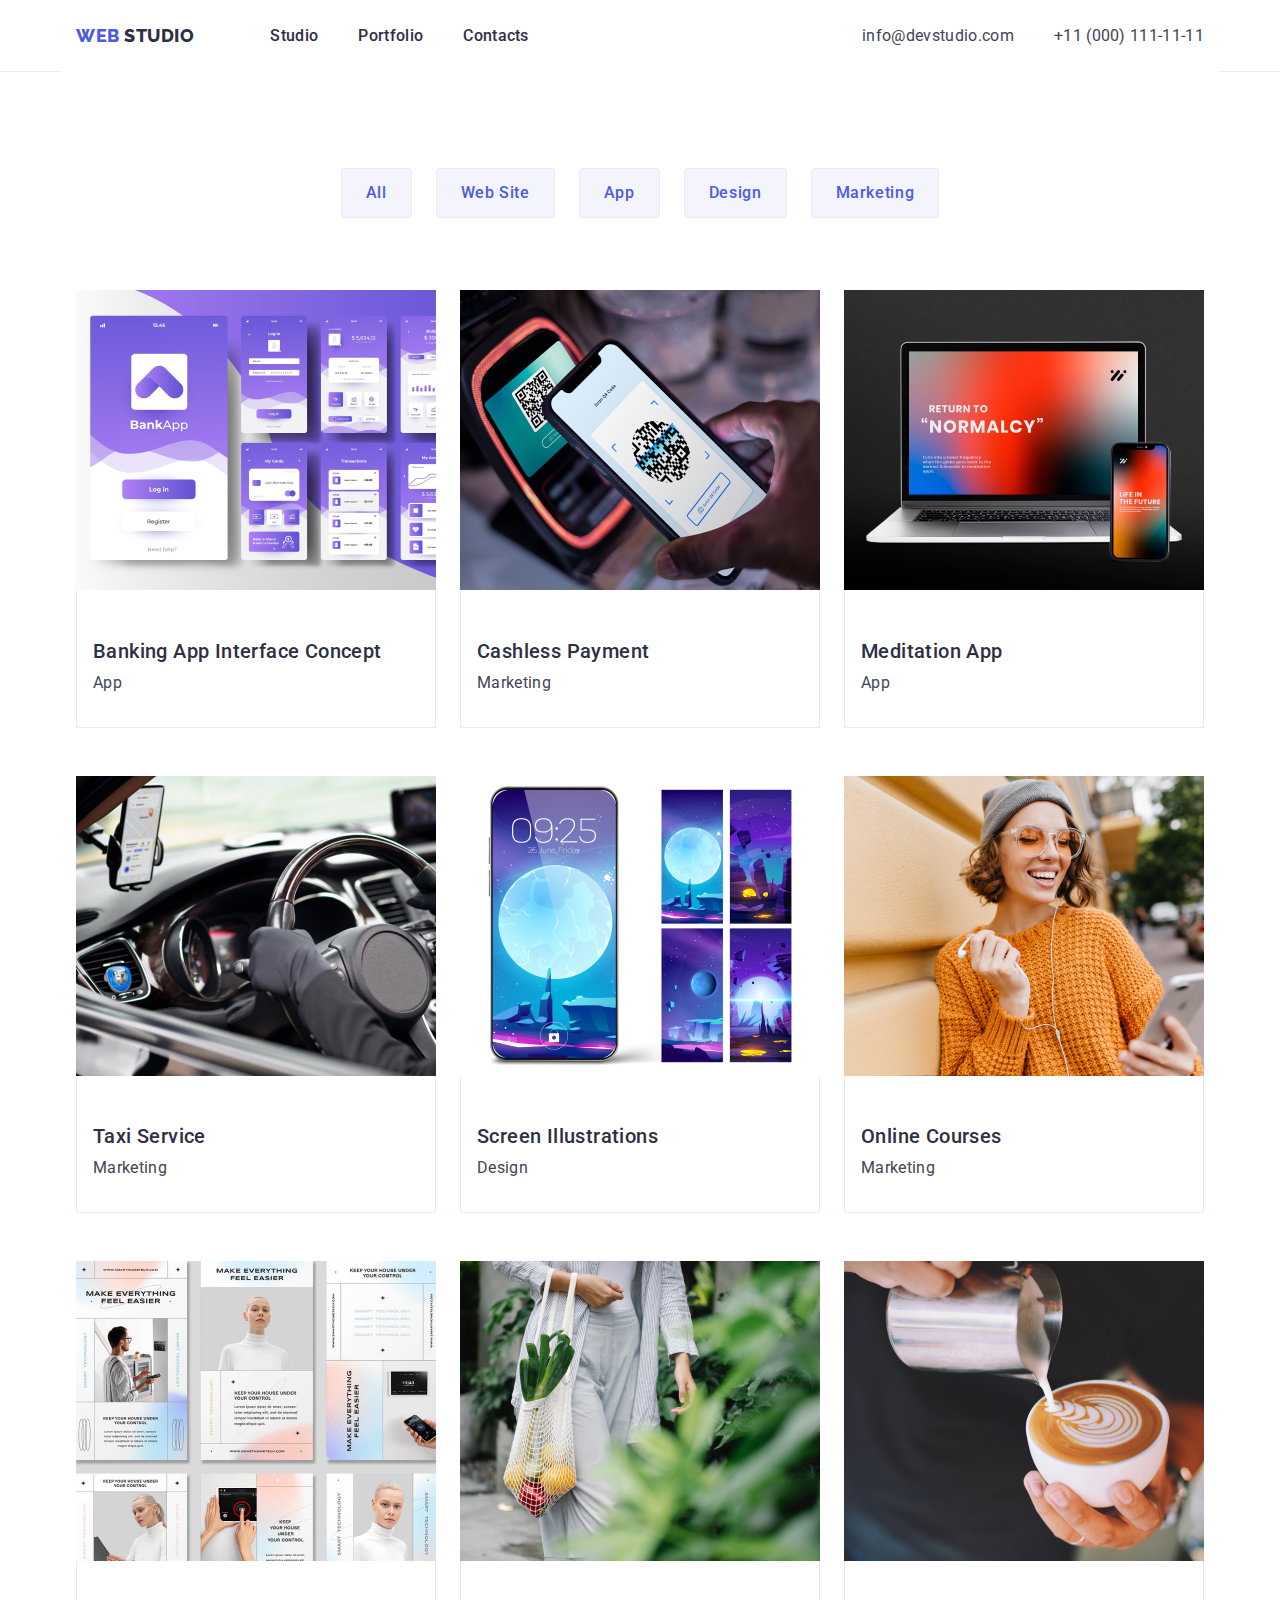
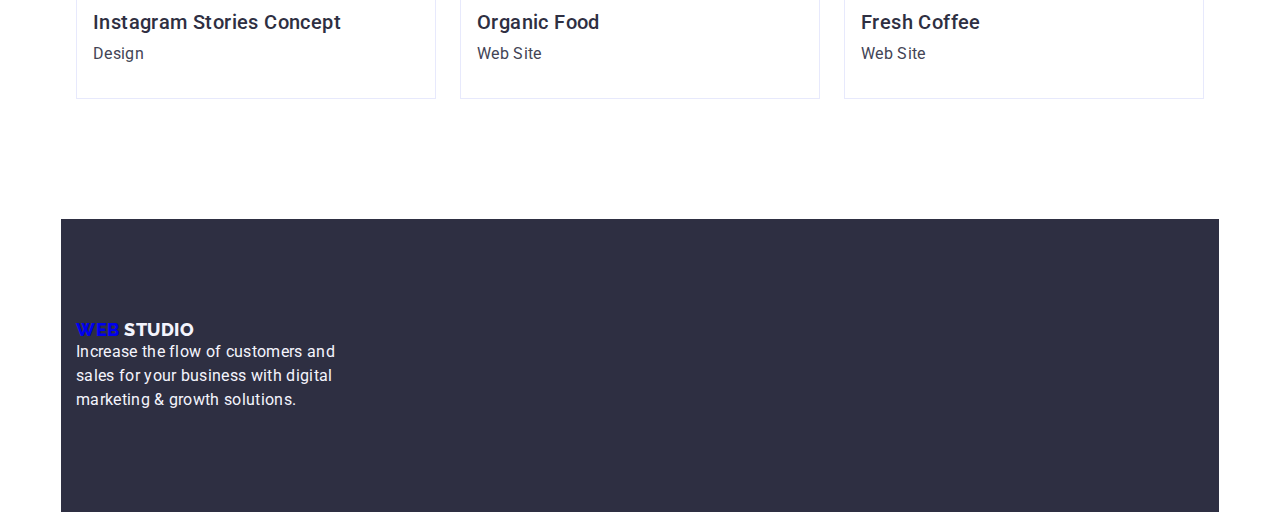
<file: portfolio.html>
<!DOCTYPE html>
<html lang="en">
  <head>
    <link
      rel="stylesheet"
      href="https://cdnjs.cloudflare.com/ajax/libs/modern-normalize/2.0.0/modern-normalize.min.css"
    />
    <meta charset="UTF-8" />
    <meta name="viewport" content="width=device-width, initial-scale=1.0" />

    <link rel="preconnect" href="https://fonts.googleapis.com" />
    <link rel="preconnect" href="https://fonts.gstatic.com" crossorigin />
    <link
      href="https://fonts.googleapis.com/css2?family=Raleway:wght@700&family=Roboto:wght@400;500;700;900&display=swap"
      rel="stylesheet"
    />
    <link rel="stylesheet" href="./css/style.css" />
    <title>Document</title>
  </head>
  <body>
    <!-- Header -->

    <h2 hidden>titlu</h2>
    <header class="hero-header">
      <div class="hero-container container">
        <!-- Nav -->
        <nav class="hero-navbar">
          <a href="./index.html" class="logo first-logo-word-header link"
            >Web
            <span class="logo second-logo-word link">Studio</span>
          </a>

          <ul class="hero-navbar-list list">
            <li class="hero-navbar-item">
              <a href="./index.html" class="nav-links link">Studio </a>
            </li>
            <li class="hero-navbar-item">
              <a href="./portfolio.html" class="nav-links link">Portfolio</a>
            </li>
            <li class="hero-navbar-item">
              <a href="" class="nav-links link">Contacts</a>
            </li>
          </ul>
        </nav>
        <!-- Contacts -->
        <address class="adresses adresses-font">
          <ul class="contact-list">
            <li class="al">
              <a href="mailto:info@devstudio.com" class="adresses link"
                >info@devstudio.com</a
              >
            </li>
            <li>
              <a href="tel:+110001111111" class="adresses link"
                >+11 (000) 111-11-11</a
              >
            </li>
          </ul>
        </address>
      </div>
    </header>
    <!-- Hero section -->
    <main>
      <!-- Filters -->
      <section class="portfolio-container">
        <div class="filters-container container">
          <h1 class="visually-hidden">Titlu</h1>
          <ul class="filters-list list">
            <li><button type="button" class="filter">All</button></li>
            <li><button type="button" class="filter">Web Site</button></li>
            <li><button type="button" class="filter">App</button></li>
            <li><button type="button" class="filter">Design</button></li>
            <li><button type="button" class="filter">Marketing</button></li>
          </ul>

          <!-- Photo cards -->

          <ul class="card-item-list list">
            <li class="card-item list">
              <a href="" class="link">
                <img
                  src="./images/Portfolio1.jpg"
                  alt="App Interface"
                  width="360"
                />
                <div class="app-desc">
                  <h2 class="title-third portfolio-header">
                    Banking App Interface Concept
                  </h2>
                  <p class="paragraph">App</p>
                </div>
              </a>
            </li>

            <li class="card-item list">
              <a href="" class="link">
                <img
                  src="./images/Portfolio2.jpg"
                  alt="Phone Payment"
                  width="360"
                />
                <div class="app-desc">
                  <h2 class="title-third portfolio-header">Cashless Payment</h2>
                  <p class="paragraph">Marketing</p>
                </div>
              </a>
            </li>
            <li class="card-item list">
              <a href="" class="link">
                <img
                  src="./images/Portfolio3.jpg"
                  alt="App on laptop"
                  width="360"
                />
                <div class="app-desc">
                  <h2 class="title-third portfolio-header">Meditation App</h2>
                  <p class="paragraph">App</p>
                </div>
              </a>
            </li>

            <li class="card-item list">
              <a href="" class="link">
                <img
                  src="./images/Portfolio4.jpg"
                  alt="Car Wheel"
                  width="360"
                />
                <div class="app-desc">
                  <h2 class="title-third portfolio-header">Taxi Service</h2>
                  <p class="paragraph">Marketing</p>
                </div>
              </a>
            </li>
            <li class="card-item list">
              <a href="" class="link">
                <img
                  src="./images/Portfolio5.jpg"
                  alt="Phone Screen"
                  width="360"
                />
                <div class="app-desc">
                  <h2 class="title-third portfolio-header">
                    Screen Illustrations
                  </h2>
                  <p class="paragraph">Design</p>
                </div>
              </a>
            </li>
            <li class="card-item list">
              <a href="" class="link">
                <img src="./images/Portfolio6.jpg" alt="Woman" width="360" />
                <div class="app-desc">
                  <h2 class="title-third portfolio-header">Online Courses</h2>
                  <p class="paragraph">Marketing</p>
                </div>
              </a>
            </li>

            <li class="card-item list">
              <a href="" class="link">
                <img
                  src="./images/Portfolio7.jpg"
                  alt="Instagram Stories"
                  width="360"
                />
                <div class="app-desc">
                  <h2 class="title-third portfolio-header">
                    Instagram Stories Concept
                  </h2>
                  <p class="paragraph">Design</p>
                </div>
              </a>
            </li>
            <li class="card-item list">
              <a href="" class="link">
                <img
                  src="./images/Portfolio8.jpg"
                  alt="Groceries"
                  width="360"
                />
                <div class="app-desc">
                  <h2 class="title-third portfolio-header">Organic Food</h2>
                  <p class="paragraph">Web Site</p>
                </div>
              </a>
            </li>
            <li class="card-item list">
              <a href="" class="link">
                <img src="./images/Portfolio9.jpg" alt="Coffee" width="360" />
                <div class="app-desc">
                  <h2 class="title-third portfolio-header">Fresh Coffee</h2>
                  <p class="paragraph">Web Site</p>
                </div>
              </a>
            </li>
          </ul>
        </div>
      </section>
    </main>

    <!-- Footer -->
    <footer class="footer container">
      <div class="container">
        <a href="./index.html" class="logo first-logo-word link"
          >Web
          <span class="logo second-logo-word-white link">Studio</span>
        </a>
        <p class="paragraph paragraph-footer">
          Increase the flow of customers and sales for your business with
          digital marketing & growth solutions.
        </p>
      </div>
    </footer>
  </body>
</html>
</file>
<file: css/style.css>
:root {
  --logo-font-family: "Raleway", sans-serif;
  --text-font-family: "Roboto", sans-serif;
  --paragraph-color: #434455;
}
h1 {
  margin: 0;
  padding: 0;
}
ul {
  list-style: none;
  /* background-color: #ffffffff; */
  margin: 0;
  padding: 0;
}
p {
  margin: 0;
  padding: 0;
}
.container {
  width: 1158px;
  margin: 0 auto;
  padding: 0 15px;
}
body {
  font-family: var(--text-font-family);
  background-color: #ffffffff;
  color: #434455;
}

img {
  display: block;
}

.link {
  text-decoration: none;
}

.nav-links:hover {
  color: #404bbf;
}

.nav-links:focus {
  color: #404bbf;
}

.hero-container {
  height: 72px;
  background-color: #ffffff;
  display: flex;
  justify-content: space-between;
}
.hero-navbar {
  display: flex;
  align-items: center;
}
.hero-navbar-list {
  display: flex;
  gap: 40px;
  justify-content: flex-start;
}
/* .hero-navbar-item {
  padding: 24px 0;
} */

.hero-header {
  display: flex;
  /* justify-content: space-between; */
  height: 72px;
  align-items: center;
  border-bottom: 1px solid #e7e9fc;
}
.contact-list {
  display: flex;
  gap: 40px;
  align-items: center;
}

.adresses {
  display: flex;
}

.logo {
  font-family: var(--logo-font-family);
  font-size: 18px;
  font-weight: 800;
  line-height: 1.17;
  letter-spacing: 0.03em;
  text-align: left;
  text-decoration: none;
  text-transform: uppercase;
  display: inline-block;
}
.first-logo-word-header {
  color: #4d5ae5;
  /* margin-left: 156px; */
  margin-right: 76px;
}
.second-logo-word {
  color: #2e2f42;
}

.second-logo-word-white {
  color: #f4f4fd;
}

.nav-links {
  font-family: var(--text-font-family);
  font-size: 16px;
  font-weight: 500;
  line-height: 24px;
  letter-spacing: 0.02em;
  text-align: left;
  color: #2e2f42;
  padding: 24px 0;
}

.adresses {
  font-family: var(--text-font-family);
  font-size: 16px;
  font-weight: 400;
  line-height: 24px;
  letter-spacing: 0.02em;
  text-align: left;
  color: #434455;
}

.adresses:hover {
  color: #404bbf;
}

.adresses:focus {
  color: #404bbf;
}

.adresses-font {
  font-style: normal;
}

.first-section {
  padding: 188px 0;
  background-color: #2e2f42;
}

.main-container {
  display: flex;
  justify-content: center;
  flex-direction: column;
  align-items: center;
}

.title-first {
  font-size: 56px;
  font-weight: 700;
  line-height: 60px;
  letter-spacing: 0.02em;
  text-align: center;
  color: #ffffff;
  line-height: 1.07;
  max-width: 496px;
  height: 120px;
}

.order-button {
  font-family: var(--text-font-family);
  font-size: 16px;
  font-weight: 500;
  line-height: 24px;
  letter-spacing: 0.04em;
  background-color: #4d5ae5;
  color: #ffffff;
  cursor: pointer;
  min-width: 169px;
  height: 56px;
  text-align: center;
  box-shadow: 0px 4px 4px 0px #00000026;
  border-radius: 4px;
  padding: 16px, 32px, 16px, 32px;
  gap: 10px;
  margin-top: 48px;
  border: none;
}

.order-button:hover {
  background-color: #404bbf;
}

.order-button:focus {
  background-color: #404bbf;
}

.qualities {
  padding: 120px 0;
}

.title-third {
  font-size: 20px;
  font-weight: 500;
  line-height: 1.2;
  letter-spacing: 0.02em;
  color: #2e2f42;
  background-color: #ffffffff;
  margin-bottom: 8px;
  /* text-align: center; */
}

.paragraph {
  font-size: 16px;
  font-weight: 400;
  line-height: 24px;
  letter-spacing: 0.02em;
  text-align: left;
  color: #434455;
}

.center {
  text-align: center;
}

.qualities-list {
  display: flex;
  gap: 24px;
  justify-content: space-around;
}

.qualities-children {
  width: 100%;
  min-width: 264px;
}

.title-second {
  font-size: 36px;
  font-weight: 700;
  line-height: 40px;
  letter-spacing: 0.02em;
  text-align: center;
  color: #2e2f42;
  line-height: 1.11;
  text-transform: capitalize;
  margin-bottom: 72px;
}
.wawd-section {
  padding-bottom: 120px;
}
.wawd-list {
  display: flex;
  gap: 24px;
}

.our-team {
  padding: 120px 0;
  background-color: #f4f4fd;
}
.our-team-list {
  display: flex;
  gap: 24px;
}
.our-team-item {
  width: calc((100%-72px) / 4);
  padding: 0px, 0px, 32px, 0px;
  border-top-left-radius: 0px;
  border-top-right-radius: 0px;
  border-bottom-right-radius: 4px;
  border-bottom-left-radius: 4px;
}

.our-team-photo-text {
  padding: 32px 0;
}

.footer {
  background-color: #2e2f42;
  padding: 100px 0;
}

.footer-text {
  max-width: 264px;
  height: 112px;
  margin-left: 156px;
}

.first-logo-word-footer {
  color: #4d5ae5;
  margin-bottom: 16px;
}

.paragraph-footer {
  color: #f4f4fd;
  max-width: 264px;
}

.title-hidden {
  background-color: #ffffffff;
}
.white-background {
  background-color: #ffffffff;
}
.visually-hidden {
  position: absolute;
  width: 1px;
  height: 1px;
  margin: -1px;
  border: 0;
  padding: 0;
  white-space: nowrap;
  clip-path: inset(100%);
  clip: rect(0 0 0 0);
  overflow: hidden;
}

/* Portfolio CSS */

.portfolio-container {
  padding-top: 96px;
  padding-bottom: 120px;
}
.filters-list {
  display: flex;
  justify-content: center;
  gap: 24px;
  margin-bottom: 72px;
}

.filter {
  border: 1px;
  color: #4d5ae5;
  font-size: 16px;
  font-weight: 500;
  line-height: 24px;
  letter-spacing: 0.04em;
  text-align: center;
  line-height: 1.5;
  cursor: pointer;
  font-family: var(--text-font-family);
  background-color: #f4f4fd;
  padding: 12px 24px;
  border-radius: 4px;
  border: 1px solid;
  border-color: #e7e9fc;
}

.filter:active {
  background-color: #404bbf;
  color: #ffffff;
}
.filter:hover {
  background-color: #404bbf;
  color: #ffffff;
  border: 1px solid transparent;
}
.filter:focus {
  background-color: #404bbf;
  color: #ffffff;
  border: 1px solid transparent;
}

.card-item-list {
  display: flex;
  flex-wrap: wrap;
  column-gap: 24px;
  row-gap: 48px;
}
.card-item {
  width: calc((100% - 48px) / 3);
}

.app-desc {
  padding: 32px 16px;
  border: 1px solid;
  color: #e7e9fc;
  border-top: none;
}

.portfolio-header {
  text-align: left;
  margin-bottom: 8px;
}
</file>
